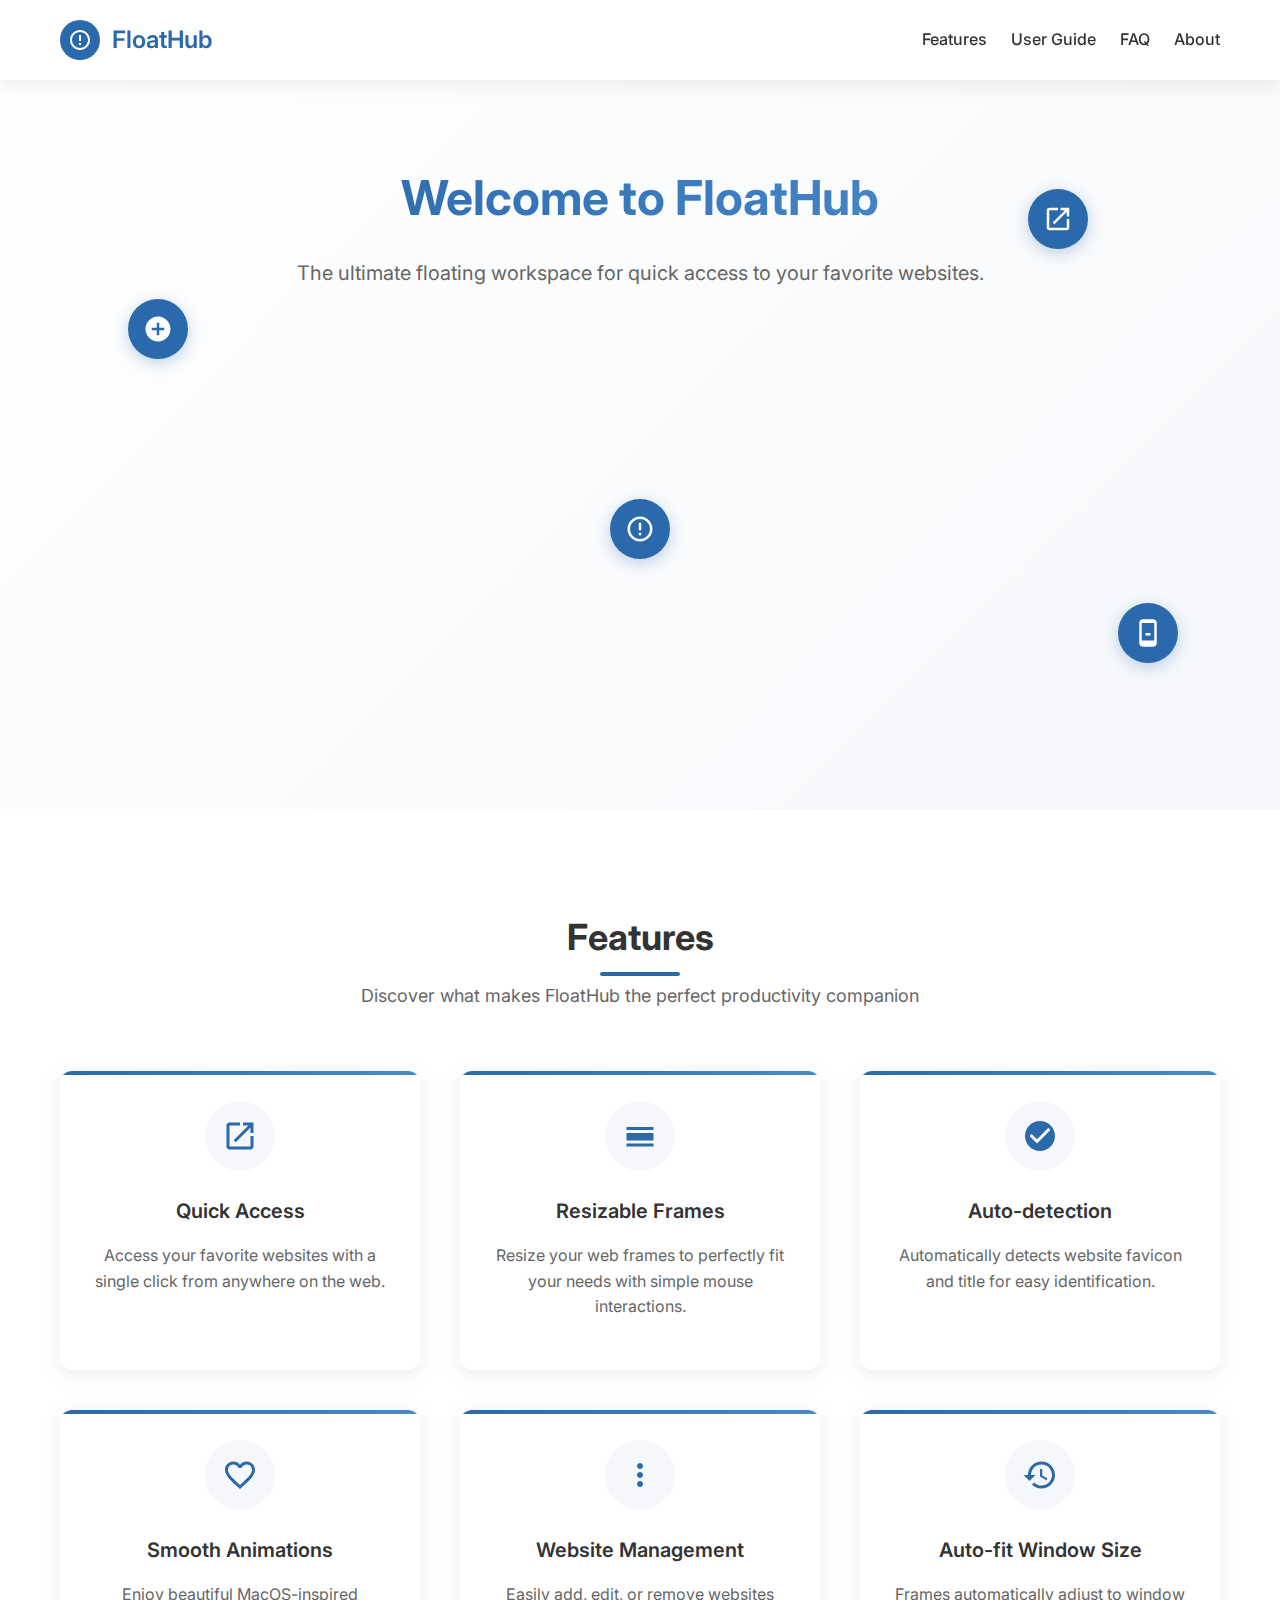
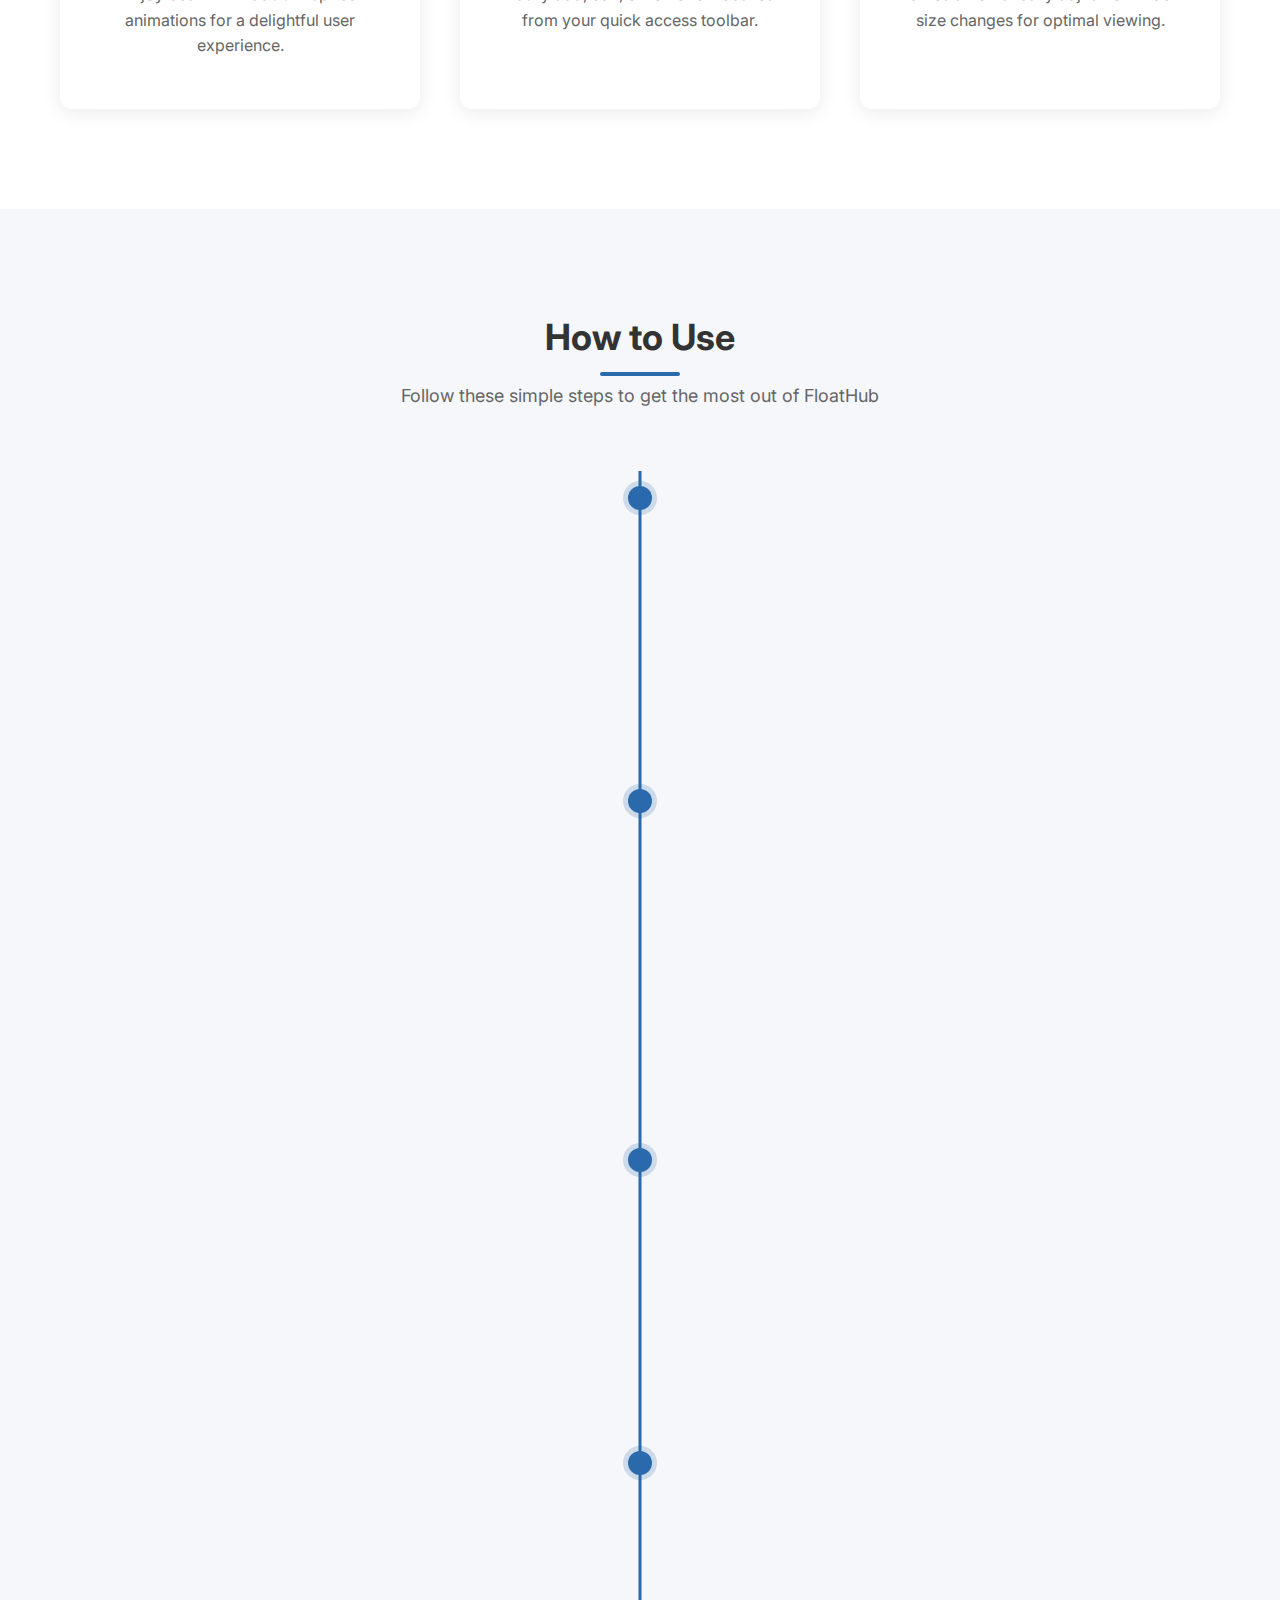
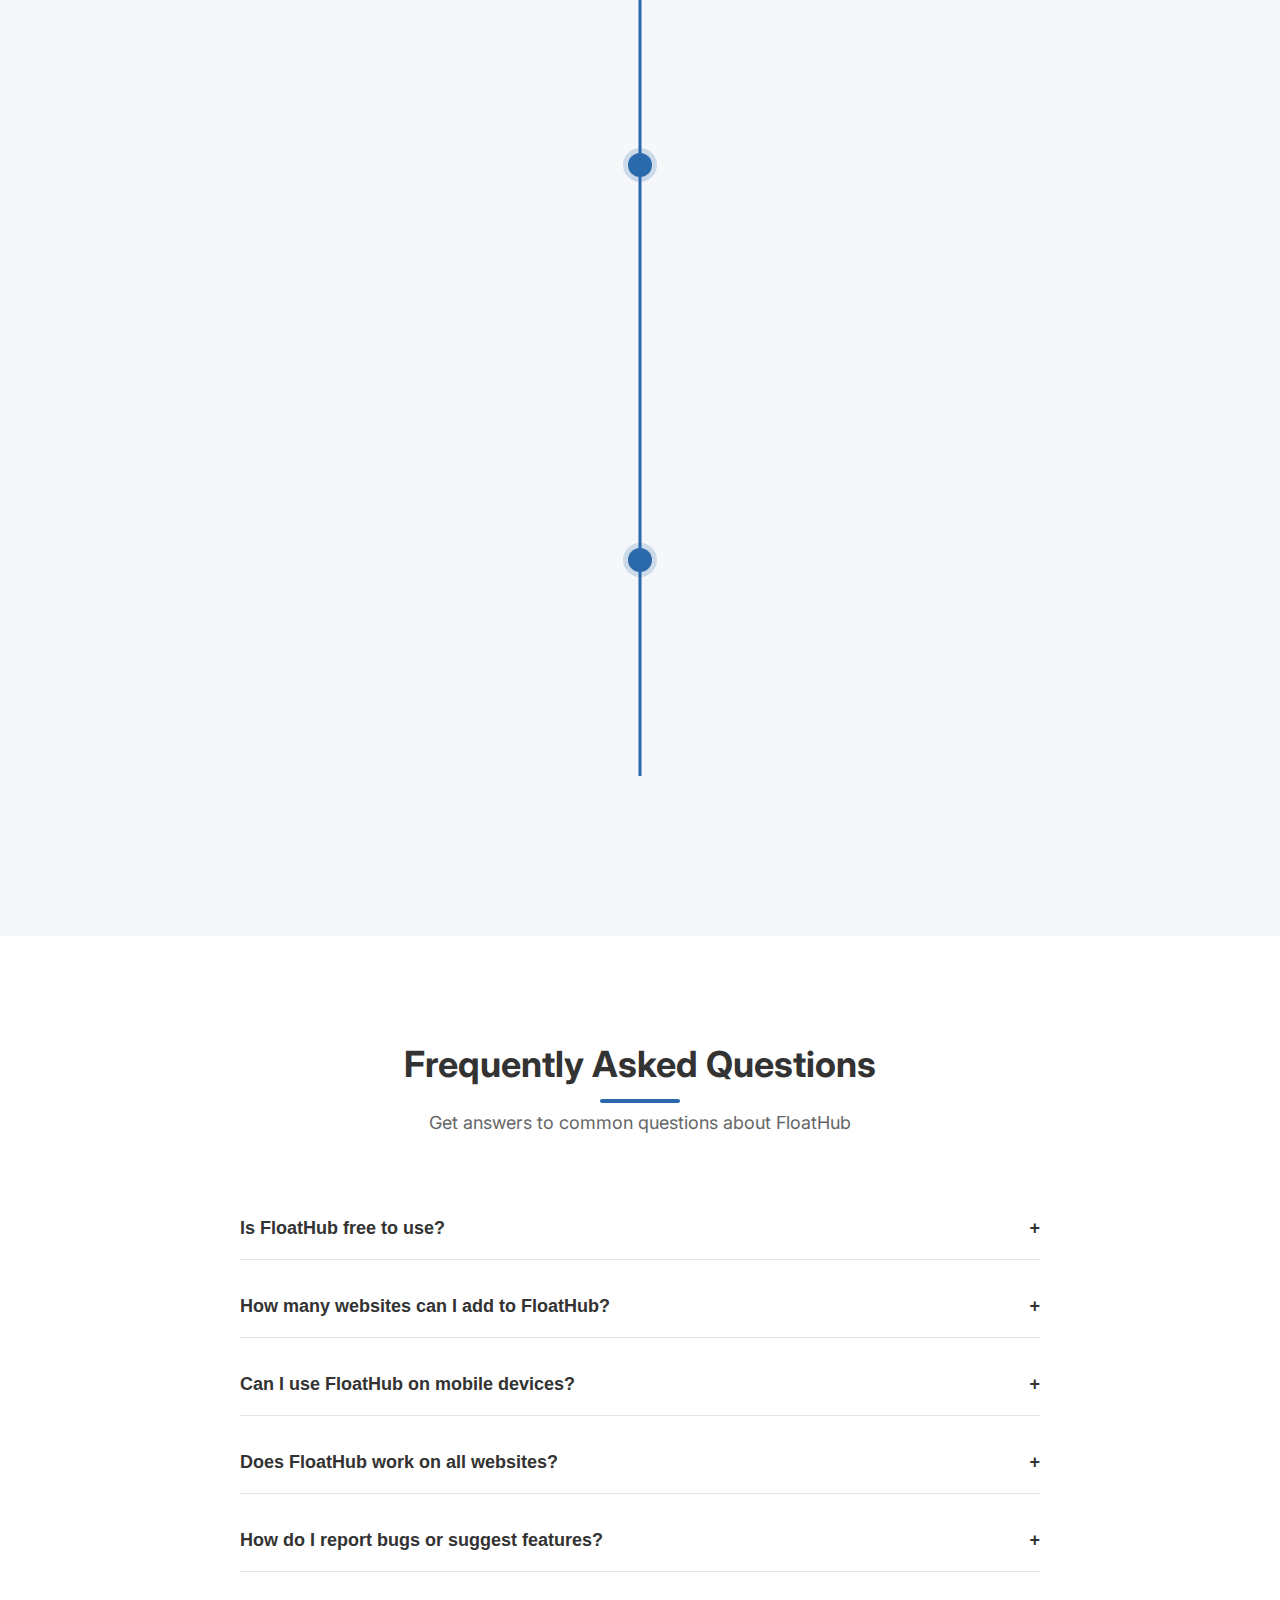
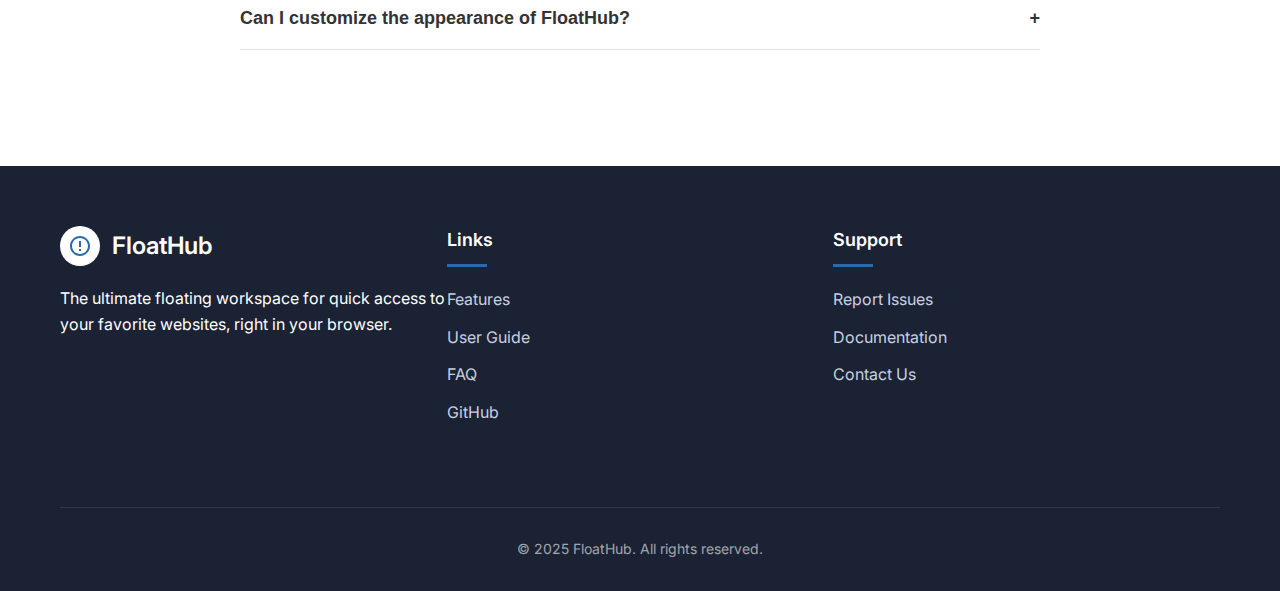
<file: index.html>
<!DOCTYPE html>
<html lang="en">
<head>
    <meta charset="UTF-8">
    <meta name="viewport" content="width=device-width, initial-scale=1.0">
    <title>FloatHub - Help & Documentation</title>
    <link rel="preconnect" href="https://fonts.googleapis.com">
    <link rel="preconnect" href="https://fonts.gstatic.com" crossorigin>
    <link href="https://fonts.googleapis.com/css2?family=Inter:wght@300;400;500;600;700&display=swap" rel="stylesheet">
    <style>
        :root {
            --primary: #2a69ac;
            --primary-light: #4989cc;
            --primary-dark: #1d4e82;
            --secondary: #f5f7fa;
            --text: #333;
            --text-light: #666;
            --text-lighter: #888;
            --white: #ffffff;
            --border: #e1e4e8;
            --shadow: 0 4px 20px rgba(0, 0, 0, 0.08);
            --radius: 12px;
        }

        * {
            margin: 0;
            padding: 0;
            box-sizing: border-box;
        }

        body {
            font-family: 'Inter', -apple-system, BlinkMacSystemFont, 'Segoe UI', Roboto, Oxygen, Ubuntu, Cantarell, 'Open Sans', 'Helvetica Neue', sans-serif;
            line-height: 1.6;
            color: var(--text);
            background-color: var(--secondary);
            overflow-x: hidden;
        }

        .container {
            max-width: 1200px;
            margin: 0 auto;
            padding: 0 20px;
        }

        /* Header */
        header {
            background-color: var(--white);
            box-shadow: var(--shadow);
            position: sticky;
            top: 0;
            z-index: 100;
        }

        .header-content {
            display: flex;
            justify-content: space-between;
            align-items: center;
            padding: 20px 0;
        }

        .logo {
            display: flex;
            align-items: center;
            gap: 12px;
            animation: fadeInDown 0.6s ease;
        }

        .logo-icon {
            width: 40px;
            height: 40px;
            background-color: var(--primary);
            border-radius: 50%;
            display: flex;
            align-items: center;
            justify-content: center;
        }

        .logo-icon svg {
            width: 24px;
            height: 24px;
            fill: white;
        }

        .logo-text {
            font-size: 24px;
            font-weight: 600;
            color: var(--primary);
        }

        nav ul {
            display: flex;
            list-style: none;
            gap: 24px;
        }

        nav a {
            color: var(--text);
            text-decoration: none;
            font-weight: 500;
            transition: color 0.3s;
            position: relative;
            padding: 6px 0;
        }

        nav a:after {
            content: '';
            position: absolute;
            width: 0;
            height: 2px;
            bottom: 0;
            left: 0;
            background-color: var(--primary);
            transition: width 0.3s ease;
        }

        nav a:hover {
            color: var(--primary);
        }

        nav a:hover:after {
            width: 100%;
        }

        /* Hero */
        .hero {
            padding: 80px 0;
            text-align: center;
            background: linear-gradient(135deg, var(--white) 0%, var(--secondary) 100%);
            position: relative;
            overflow: hidden;
        }

        .hero-content {
            max-width: 800px;
            margin: 0 auto;
            position: relative;
            z-index: 2;
        }

        .hero h1 {
            font-size: 48px;
            font-weight: 700;
            margin-bottom: 20px;
            background: linear-gradient(to right, var(--primary), var(--primary-light));
            -webkit-background-clip: text;
            -webkit-text-fill-color: transparent;
            animation: fadeInUp 0.8s ease;
        }

        .hero p {
            font-size: 20px;
            color: var(--text-light);
            margin-bottom: 40px;
            animation: fadeInUp 1s ease;
        }

        .hero-img {
            max-width: 800px;
            margin: 0 auto;
            border-radius: var(--radius);
            box-shadow: var(--shadow);
            overflow: hidden;
            position: relative;
            animation: fadeInUp 1.2s ease, float 6s ease-in-out infinite;
        }

        .floating-icon {
            position: absolute;
            width: 60px;
            height: 60px;
            border-radius: 50%;
            background-color: var(--primary);
            display: flex;
            align-items: center;
            justify-content: center;
            box-shadow: 0 4px 15px rgba(42, 105, 172, 0.3);
            z-index: 3;
            animation: float 4s ease-in-out infinite;
        }

        .floating-icon svg {
            width: 30px;
            height: 30px;
            fill: white;
        }

        .floating-icon.one {
            top: 30%;
            left: 10%;
            animation-delay: 0.5s;
        }

        .floating-icon.two {
            top: 15%;
            right: 15%;
            animation-delay: 1s;
        }

        .floating-icon.three {
            bottom: 20%;
            right: 8%;
            animation-delay: 1.5s;
        }

        /* Features */
        .features {
            padding: 100px 0;
            background-color: var(--white);
        }

        .section-title {
            text-align: center;
            margin-bottom: 60px;
            position: relative;
        }

        .section-title h2 {
            font-size: 36px;
            font-weight: 700;
            color: var(--text);
            margin-bottom: 16px;
            position: relative;
            display: inline-block;
        }

        .section-title h2:after {
            content: '';
            position: absolute;
            bottom: -10px;
            left: 50%;
            transform: translateX(-50%);
            width: 80px;
            height: 4px;
            background-color: var(--primary);
            border-radius: 2px;
        }

        .section-title p {
            font-size: 18px;
            color: var(--text-light);
            max-width: 600px;
            margin: 0 auto;
        }

        .features-grid {
            display: grid;
            grid-template-columns: repeat(auto-fit, minmax(300px, 1fr));
            gap: 40px;
        }

        .feature-card {
            background-color: var(--white);
            border-radius: var(--radius);
            padding: 30px;
            box-shadow: var(--shadow);
            transition: transform 0.3s ease, box-shadow 0.3s ease;
            display: flex;
            flex-direction: column;
            align-items: center;
            text-align: center;
            position: relative;
            overflow: hidden;
        }

        .feature-card:hover {
            transform: translateY(-10px);
            box-shadow: 0 10px 30px rgba(0, 0, 0, 0.1);
        }

        .feature-card:before {
            content: '';
            position: absolute;
            top: 0;
            left: 0;
            right: 0;
            height: 4px;
            background: linear-gradient(to right, var(--primary), var(--primary-light));
            transition: height 0.3s ease;
        }

        .feature-card:hover:before {
            height: 8px;
        }

        .feature-icon {
            width: 70px;
            height: 70px;
            border-radius: 50%;
            background-color: var(--secondary);
            display: flex;
            align-items: center;
            justify-content: center;
            margin-bottom: 24px;
            transition: background-color 0.3s ease;
        }

        .feature-card:hover .feature-icon {
            background-color: rgba(42, 105, 172, 0.1);
        }

        .feature-icon svg {
            width: 36px;
            height: 36px;
            fill: var(--primary);
        }

        .feature-card h3 {
            font-size: 20px;
            font-weight: 600;
            margin-bottom: 16px;
            color: var(--text);
        }

        .feature-card p {
            color: var(--text-light);
            margin-bottom: 20px;
        }

        /* Usage Guide */
        .usage-guide {
            padding: 100px 0;
            background-color: var(--secondary);
        }

        .timeline {
            position: relative;
            max-width: 800px;
            margin: 0 auto;
        }

        .timeline:before {
            content: '';
            position: absolute;
            top: 0;
            bottom: 0;
            left: 50%;
            width: 3px;
            background-color: var(--primary);
            transform: translateX(-50%);
        }

        .timeline-item {
            position: relative;
            margin-bottom: 60px;
        }

        .timeline-item:nth-child(odd) {
            padding-right: calc(50% + 40px);
        }

        .timeline-item:nth-child(even) {
            padding-left: calc(50% + 40px);
        }

        .timeline-dot {
            position: absolute;
            width: 24px;
            height: 24px;
            border-radius: 50%;
            background-color: var(--primary);
            top: 15px;
            left: 50%;
            transform: translateX(-50%);
            box-shadow: 0 0 0 5px rgba(42, 105, 172, 0.2);
            z-index: 2;
        }

        .timeline-content {
            background-color: var(--white);
            border-radius: var(--radius);
            padding: 30px;
            box-shadow: var(--shadow);
            position: relative;
            opacity: 0;
            transform: translateY(20px);
            transition: opacity 0.5s ease, transform 0.5s ease;
        }

        .timeline-content.active {
            opacity: 1;
            transform: translateY(0);
        }

        .timeline-content h3 {
            font-size: 20px;
            font-weight: 600;
            margin-bottom: 16px;
            color: var(--primary);
        }

        .timeline-content p {
            color: var(--text-light);
            margin-bottom: 16px;
        }

        .timeline-img {
            width: 100%;
            border-radius: var(--radius);
            margin-top: 20px;
            box-shadow: 0 4px 10px rgba(0, 0, 0, 0.1);
        }

        /* FAQ */
        .faq {
            padding: 100px 0;
            background-color: var(--white);
        }

        .accordion {
            max-width: 800px;
            margin: 0 auto;
        }

        .accordion-item {
            border-bottom: 1px solid var(--border);
            margin-bottom: 16px;
        }

        .accordion-button {
            width: 100%;
            text-align: left;
            background: none;
            border: none;
            padding: 20px 0;
            font-size: 18px;
            font-weight: 600;
            color: var(--text);
            cursor: pointer;
            display: flex;
            justify-content: space-between;
            align-items: center;
            transition: color 0.3s;
        }

        .accordion-button:hover {
            color: var(--primary);
        }

        .accordion-button span {
            transition: transform 0.3s;
        }

        .accordion-button.active span {
            transform: rotate(45deg);
        }

        .accordion-content {
            max-height: 0;
            overflow: hidden;
            transition: max-height 0.3s ease;
        }

        .accordion-content p {
            padding: 0 0 20px 0;
            color: var(--text-light);
        }

        /* Footer */
        footer {
            background-color: #1a2234;
            color: var(--white);
            padding: 60px 0 30px;
            position: relative;
        }

        .footer-content {
            display: flex;
            flex-wrap: wrap;
            justify-content: space-between;
            margin-bottom: 40px;
        }

        .footer-logo {
            display: flex;
            align-items: center;
            gap: 12px;
            margin-bottom: 20px;
        }

        .footer-logo-icon {
            width: 40px;
            height: 40px;
            background-color: var(--white);
            border-radius: 50%;
            display: flex;
            align-items: center;
            justify-content: center;
        }

        .footer-logo-icon svg {
            width: 24px;
            height: 24px;
            fill: var(--primary);
        }

        .footer-logo-text {
            font-size: 24px;
            font-weight: 600;
            color: var(--white);
        }

        .footer-column {
            flex: 1;
            min-width: 200px;
            margin-bottom: 30px;
        }

        .footer-column h3 {
            font-size: 18px;
            font-weight: 600;
            margin-bottom: 20px;
            position: relative;
            padding-bottom: 12px;
        }

        .footer-column h3:after {
            content: '';
            position: absolute;
            bottom: 0;
            left: 0;
            width: 40px;
            height: 3px;
            background-color: var(--primary);
        }

        .footer-links {
            list-style: none;
        }

        .footer-links li {
            margin-bottom: 12px;
        }

        .footer-links a {
            color: #c8d0e0;
            text-decoration: none;
            transition: color 0.3s;
        }

        .footer-links a:hover {
            color: var(--white);
        }

        .copyright {
            text-align: center;
            padding-top: 30px;
            border-top: 1px solid rgba(255, 255, 255, 0.1);
            color: rgba(255, 255, 255, 0.6);
            font-size: 14px;
        }

        /* Animations */
        @keyframes fadeInUp {
            from {
                opacity: 0;
                transform: translateY(20px);
            }
            to {
                opacity: 1;
                transform: translateY(0);
            }
        }

        @keyframes fadeInDown {
            from {
                opacity: 0;
                transform: translateY(-20px);
            }
            to {
                opacity: 1;
                transform: translateY(0);
            }
        }

        @keyframes float {
            0%, 100% {
                transform: translateY(0);
            }
            50% {
                transform: translateY(-15px);
            }
        }

        /* Button */
        .btn {
            display: inline-block;
            padding: 12px 24px;
            background-color: var(--primary);
            color: var(--white);
            border-radius: 6px;
            font-weight: 500;
            text-decoration: none;
            transition: background-color 0.3s, transform 0.3s;
            box-shadow: 0 4px 10px rgba(42, 105, 172, 0.2);
        }

        .btn:hover {
            background-color: var(--primary-dark);
            transform: translateY(-2px);
            box-shadow: 0 6px 12px rgba(42, 105, 172, 0.3);
        }

        /* Fancy animations for the demo section */
        .demo-animation {
            position: relative;
            width: 300px;
            height: 400px;
            margin: 0 auto;
        }

        .demo-icon {
            position: absolute;
            width: 60px;
            height: 60px;
            border-radius: 50%;
            background-color: var(--primary);
            display: flex;
            align-items: center;
            justify-content: center;
            box-shadow: 0 4px 15px rgba(42, 105, 172, 0.3);
            top: 50%;
            left: 50%;
            transform: translate(-50%, -50%);
            cursor: pointer;
            z-index: 3;
        }

        .demo-icon svg {
            width: 30px;
            height: 30px;
            fill: white;
        }

        .demo-toolbar {
            position: absolute;
            width: 80px;
            height: 300px;
            background-color: var(--white);
            border-radius: var(--radius);
            box-shadow: var(--shadow);
            top: 50%;
            left: 50%;
            transform: translate(calc(-50% + 80px), -50%) scale(0.95);
            opacity: 0;
            transition: transform 0.3s cubic-bezier(0.34, 1.56, 0.64, 1), opacity 0.3s ease;
            padding: 16px 8px;
            display: flex;
            flex-direction: column;
            align-items: center;
            gap: 16px;
            overflow: hidden;
            pointer-events: none;
        }

        .demo-toolbar.active {
            opacity: 1;
            transform: translate(calc(-50% + 80px), -50%) scale(1);
            pointer-events: auto;
        }

        .demo-website {
            width: 48px;
            height: 48px;
            border-radius: 8px;
            background-color: var(--secondary);
            display: flex;
            align-items: center;
            justify-content: center;
            transition: background-color 0.2s;
            cursor: pointer;
        }

        .demo-website:hover {
            background-color: #e1e4e8;
        }

        .demo-website svg {
            width: 24px;
            height: 24px;
            fill: var(--primary);
        }

        .demo-frame {
            position: absolute;
            width: 220px;
            height: 280px;
            background-color: var(--white);
            border-radius: var(--radius);
            box-shadow: var(--shadow);
            top: 50%;
            left: 50%;
            transform: translate(calc(-50% - 30px), -50%) scale(0.9);
            opacity: 0;
            transition: transform 0.3s cubic-bezier(0.34, 1.56, 0.64, 1), opacity 0.3s ease;
            overflow: hidden;
            pointer-events: none;
        }

        .demo-frame.active {
            opacity: 1;
            transform: translate(calc(-50% - 30px), -50%) scale(1);
            pointer-events: auto;
        }

        .demo-frame-header {
            display: flex;
            align-items: center;
            justify-content: space-between;
            padding: 12px;
            background-color: var(--secondary);
            border-bottom: 1px solid var(--border);
        }

        .demo-frame-title {
            display: flex;
            align-items: center;
            gap: 8px;
            font-size: 14px;
            font-weight: 500;
        }

        .demo-frame-title svg {
            width: 16px;
            height: 16px;
            fill: var(--primary);
        }

        .demo-frame-actions {
            display: flex;
            gap: 8px;
        }

        .demo-frame-button {
            width: 20px;
            height: 20px;
            border-radius: 50%;
            background-color: var(--text-lighter);
            border: none;
            cursor: pointer;
            display: flex;
            align-items: center;
            justify-content: center;
        }

        .demo-frame-button svg {
            width: 12px;
            height: 12px;
            fill: white;
        }

        .demo-frame-content {
            height: calc(100% - 44px);
            background-color: #f9f9f9;
            display: flex;
            align-items: center;
            justify-content: center;
            color: var(--text-light);
            font-size: 14px;
        }

        @keyframes minimizeAnimation {
            0% {
                opacity: 1;
                transform: translate(calc(-50% - 30px), -50%) scale(1);
            }
            100% {
                opacity: 0;
                transform: translate(calc(-50% - 30px), 100%) scale(0.5);
            }
        }

        .minimizing {
            animation: minimizeAnimation 0.4s cubic-bezier(0.34, 1.56, 0.64, 1);
        }

        /* Responsive */
        @media (max-width: 768px) {
            .timeline:before {
                left: 30px;
            }

            .timeline-item:nth-child(odd),
            .timeline-item:nth-child(even) {
                padding-left: 70px;
                padding-right: 0;
            }

            .timeline-dot {
                left: 30px;
            }
        }
    </style>
</head>
<body>
    <header>
        <div class="container">
            <div class="header-content">
                <div class="logo">
                    <div class="logo-icon">
                        <svg viewBox="0 0 24 24" xmlns="http://www.w3.org/2000/svg">
                            <path d="M12 2C6.48 2 2 6.48 2 12s4.48 10 10 10 10-4.48 10-10S17.52 2 12 2zm0 18c-4.41 0-8-3.59-8-8s3.59-8 8-8 8 3.59 8 8-3.59 8-8 8zm-1-13h2v6h-2zm0 8h2v2h-2z"/>
                        </svg>
                    </div>
                    <div class="logo-text">FloatHub</div>
                </div>
                <nav>
                    <ul>
                        <li><a href="#features">Features</a></li>
                        <li><a href="#guide">User Guide</a></li>
                        <li><a href="#faq">FAQ</a></li>
                        <li><a href="#about">About</a></li>
                    </ul>
                </nav>
            </div>
        </div>
    </header>

    <section class="hero">
        <div class="floating-icon one">
            <svg viewBox="0 0 24 24" xmlns="http://www.w3.org/2000/svg">
                <path d="M12 2C6.48 2 2 6.48 2 12s4.48 10 10 10 10-4.48 10-10S17.52 2 12 2zm5 11h-4v4h-2v-4H7v-2h4V7h2v4h4v2z"/>
            </svg>
        </div>
        <div class="floating-icon two">
            <svg viewBox="0 0 24 24" xmlns="http://www.w3.org/2000/svg">
                <path d="M19 19H5V5h7V3H5c-1.11 0-2 .9-2 2v14c0 1.1.89 2 2 2h14c1.1 0 2-.9 2-2v-7h-2v7zM14 3v2h3.59l-9.83 9.83 1.41 1.41L19 6.41V10h2V3h-7z"/>
            </svg>
        </div>
        <div class="floating-icon three">
            <svg viewBox="0 0 24 24" xmlns="http://www.w3.org/2000/svg">
                <path d="M16 1H8C6.34 1 5 2.34 5 4v16c0 1.66 1.34 3 3 3h8c1.66 0 3-1.34 3-3V4c0-1.66-1.34-3-3-3zm1 17H7V4h10v14zm-3-4h-4v-2h4v2z"/>
            </svg>
        </div>
        <div class="container">
            <div class="hero-content">
                <h1>Welcome to FloatHub</h1>
                <p>The ultimate floating workspace for quick access to your favorite websites.</p>
            </div>
            <div class="demo-animation">
                <div class="demo-icon" id="demo-icon">
                    <svg viewBox="0 0 24 24" xmlns="http://www.w3.org/2000/svg">
                        <path d="M12 2C6.48 2 2 6.48 2 12s4.48 10 10 10 10-4.48 10-10S17.52 2 12 2zm0 18c-4.41 0-8-3.59-8-8s3.59-8 8-8 8 3.59 8 8-3.59 8-8 8zm-1-13h2v6h-2zm0 8h2v2h-2z"/>
                    </svg>
                </div>
                <div class="demo-toolbar" id="demo-toolbar">
                    <div class="demo-website" id="demo-website-1">
                        <svg viewBox="0 0 24 24" xmlns="http://www.w3.org/2000/svg">
                            <path d="M15.5 14h-.79l-.28-.27C15.41 12.59 16 11.11 16 9.5 16 5.91 13.09 3 9.5 3S3 5.91 3 9.5 5.91 16 9.5 16c1.61 0 3.09-.59 4.23-1.57l.27.28v.79l5 4.99L20.49 19l-4.99-5zm-6 0C7.01 14 5 11.99 5 9.5S7.01 5 9.5 5 14 7.01 14 9.5 11.99 14 9.5 14z"/>
                        </svg>
                    </div>
                    <div class="demo-website" id="demo-website-2">
                        <svg viewBox="0 0 24 24" xmlns="http://www.w3.org/2000/svg">
                            <path d="M10 16.5l6-4.5-6-4.5v9zM12 2C6.48 2 2 6.48 2 12s4.48 10 10 10 10-4.48 10-10S17.52 2 12 2zm0 18c-4.41 0-8-3.59-8-8s3.59-8 8-8 8 3.59 8 8-3.59 8-8 8z"/>
                        </svg>
                    </div>
                    <div class="demo-website" id="demo-website-3">
                        <svg viewBox="0 0 24 24" xmlns="http://www.w3.org/2000/svg">
                            <path d="M20 4H4c-1.1 0-1.99.9-1.99 2L2 18c0 1.1.9 2 2 2h16c1.1 0 2-.9 2-2V6c0-1.1-.9-2-2-2zm0 14H4V8l8 5 8-5v10zm-8-7L4 6h16l-8 5z"/>
                        </svg>
                    </div>
                </div>
                <div class="demo-frame" id="demo-frame">
                    <div class="demo-frame-header">
                        <div class="demo-frame-title">
                            <svg viewBox="0 0 24 24" xmlns="http://www.w3.org/2000/svg">
                                <path d="M15.5 14h-.79l-.28-.27C15.41 12.59 16 11.11 16 9.5 16 5.91 13.09 3 9.5 3S3 5.91 3 9.5 5.91 16 9.5 16c1.61 0 3.09-.59 4.23-1.57l.27.28v.79l5 4.99L20.49 19l-4.99-5zm-6 0C7.01 14 5 11.99 5 9.5S7.01 5 9.5 5 14 7.01 14 9.5 11.99 14 9.5 14z"/>
                            </svg>
                            <span>Search</span>
                        </div>
                        <div class="demo-frame-actions">
                            <button class="demo-frame-button" id="demo-minimize">
                                <svg viewBox="0 0 24 24" xmlns="http://www.w3.org/2000/svg">
                                    <path d="M19 13H5v-2h14v2z"/>
                                </svg>
                            </button>
                            <button class="demo-frame-button" id="demo-close">
                                <svg viewBox="0 0 24 24" xmlns="http://www.w3.org/2000/svg">
                                    <path d="M19 6.41L17.59 5 12 10.59 6.41 5 5 6.41 10.59 12 5 17.59 6.41 19 12 13.41 17.59 19 19 17.59 13.41 12z"/>
                                </svg>
                            </button>
                        </div>
                    </div>
                    <div class="demo-frame-content">
                        Web content goes here
                    </div>
                </div>
            </div>
        </div>
    </section>

    <section class="features" id="features">
        <div class="container">
            <div class="section-title">
                <h2>Features</h2>
                <p>Discover what makes FloatHub the perfect productivity companion</p>
            </div>
            <div class="features-grid">
                <div class="feature-card">
                    <div class="feature-icon">
                        <svg viewBox="0 0 24 24" xmlns="http://www.w3.org/2000/svg">
                            <path d="M19 19H5V5h7V3H5c-1.11 0-2 .9-2 2v14c0 1.1.89 2 2 2h14c1.1 0 2-.9 2-2v-7h-2v7zM14 3v2h3.59l-9.83 9.83 1.41 1.41L19 6.41V10h2V3h-7z"/>
                        </svg>
                    </div>
                    <h3>Quick Access</h3>
                    <p>Access your favorite websites with a single click from anywhere on the web.</p>
                </div>
                <div class="feature-card">
                    <div class="feature-icon">
                        <svg viewBox="0 0 24 24" xmlns="http://www.w3.org/2000/svg">
                            <path d="M3 17h18v2H3v-2zm0-7h18v5H3v-5zm0-4h18v2H3V6z"/>
                        </svg>
                    </div>
                    <h3>Resizable Frames</h3>
                    <p>Resize your web frames to perfectly fit your needs with simple mouse interactions.</p>
                </div>
                <div class="feature-card">
                    <div class="feature-icon">
                        <svg viewBox="0 0 24 24" xmlns="http://www.w3.org/2000/svg">
                            <path d="M12 2C6.48 2 2 6.48 2 12s4.48 10 10 10 10-4.48 10-10S17.52 2 12 2zm-2 15l-5-5 1.41-1.41L10 14.17l7.59-7.59L19 8l-9 9z"/>
                        </svg>
                    </div>
                    <h3>Auto-detection</h3>
                    <p>Automatically detects website favicon and title for easy identification.</p>
                </div>
                <div class="feature-card">
                    <div class="feature-icon">
                        <svg viewBox="0 0 24 24" xmlns="http://www.w3.org/2000/svg">
                            <path d="M16.5 3c-1.74 0-3.41.81-4.5 2.09C10.91 3.81 9.24 3 7.5 3 4.42 3 2 5.42 2 8.5c0 3.78 3.4 6.86 8.55 11.54L12 21.35l1.45-1.32C18.6 15.36 22 12.28 22 8.5 22 5.42 19.58 3 16.5 3zm-4.4 15.55l-.1.1-.1-.1C7.14 14.24 4 11.39 4 8.5 4 6.5 5.5 5 7.5 5c1.54 0 3.04.99 3.57 2.36h1.87C13.46 5.99 14.96 5 16.5 5c2 0 3.5 1.5 3.5 3.5 0 2.89-3.14 5.74-7.9 10.05z"/>
                        </svg>
                    </div>
                    <h3>Smooth Animations</h3>
                    <p>Enjoy beautiful MacOS-inspired animations for a delightful user experience.</p>
                </div>
                <div class="feature-card">
                    <div class="feature-icon">
                        <svg viewBox="0 0 24 24" xmlns="http://www.w3.org/2000/svg">
                            <path d="M12 8c1.1 0 2-.9 2-2s-.9-2-2-2-2 .9-2 2 .9 2 2 2zm0 2c-1.1 0-2 .9-2 2s.9 2 2 2 2-.9 2-2-.9-2-2-2zm0 6c-1.1 0-2 .9-2 2s.9 2 2 2 2-.9 2-2-.9-2-2-2z"/>
                        </svg>
                    </div>
                    <h3>Website Management</h3>
                    <p>Easily add, edit, or remove websites from your quick access toolbar.</p>
                </div>
                <div class="feature-card">
                    <div class="feature-icon">
                        <svg viewBox="0 0 24 24" xmlns="http://www.w3.org/2000/svg">
                            <path d="M13 3c-4.97 0-9 4.03-9 9H1l3.89 3.89.07.14L9 12H6c0-3.87 3.13-7 7-7s7 3.13 7 7-3.13 7-7 7c-1.93 0-3.68-.79-4.94-2.06l-1.42 1.42C8.27 19.99 10.51 21 13 21c4.97 0 9-4.03 9-9s-4.03-9-9-9zm-1 5v5l4.28 2.54.72-1.21-3.5-2.08V8H12z"/>
                        </svg>
                    </div>
                    <h3>Auto-fit Window Size</h3>
                    <p>Frames automatically adjust to window size changes for optimal viewing.</p>
                </div>
            </div>
        </div>
    </section>

    <section class="usage-guide" id="guide">
        <div class="container">
            <div class="section-title">
                <h2>How to Use</h2>
                <p>Follow these simple steps to get the most out of FloatHub</p>
            </div>
            <div class="timeline">
                <div class="timeline-item">
                    <div class="timeline-dot"></div>
                    <div class="timeline-content" data-animate>
                        <h3>Step 1: Install the Extension</h3>
                        <p>Add FloatHub to your Chrome browser from the Chrome Web Store.</p>
                        <p>Once installed, you'll see a new icon in your browser toolbar.</p>
                    </div>
                </div>
                <div class="timeline-item">
                    <div class="timeline-dot"></div>
                    <div class="timeline-content" data-animate>
                        <h3>Step 2: Configure Your Websites</h3>
                        <p>Click on the FloatHub icon in your toolbar to open the settings popup.</p>
                        <p>Add your favorite websites by entering their URLs. FloatHub will automatically detect their favicons and titles.</p>
                    </div>
                </div>
                <div class="timeline-item">
                    <div class="timeline-dot"></div>
                    <div class="timeline-content" data-animate>
                        <h3>Step 3: Using the Floating Icon</h3>
                        <p>The FloatHub floating icon will appear on every webpage you visit.</p>
                        <p>You can drag and position it anywhere on the screen for convenient access.</p>
                    </div>
                </div>
                <div class="timeline-item">
                    <div class="timeline-dot"></div>
                    <div class="timeline-content" data-animate>
                        <h3>Step 4: Opening Websites</h3>
                        <p>Click the floating icon to reveal your quick access toolbar.</p>
                        <p>Select any website from the toolbar to open it in a resizable frame.</p>
                    </div>
                </div>
                <div class="timeline-item">
                    <div class="timeline-dot"></div>
                    <div class="timeline-content" data-animate>
                        <h3>Step 5: Managing Frames</h3>
                        <p>Resize the frame by dragging its corners to fit your needs.</p>
                        <p>Move the frame by dragging its header bar.</p>
                        <p>Use the "Open in new tab" button to open the current website in a full browser tab.</p>
                    </div>
                </div>
                <div class="timeline-item">
                    <div class="timeline-dot"></div>
                    <div class="timeline-content" data-animate>
                        <h3>Step 6: Minimizing and Closing</h3>
                        <p>Click the minimize button for a smooth animation back to the floating icon.</p>
                        <p>Click the close button to completely close the frame.</p>
                    </div>
                </div>
            </div>
        </div>
    </section>

    <section class="faq" id="faq">
        <div class="container">
            <div class="section-title">
                <h2>Frequently Asked Questions</h2>
                <p>Get answers to common questions about FloatHub</p>
            </div>
            <div class="accordion">
                <div class="accordion-item">
                    <button class="accordion-button">
                        Is FloatHub free to use?
                        <span>+</span>
                    </button>
                    <div class="accordion-content">
                        <p>Yes, FloatHub is completely free to use. We believe in providing useful tools without any cost barriers.</p>
                    </div>
                </div>
                <div class="accordion-item">
                    <button class="accordion-button">
                        How many websites can I add to FloatHub?
                        <span>+</span>
                    </button>
                    <div class="accordion-content">
                        <p>There is no strict limit on the number of websites you can add to FloatHub. However, for optimal performance and user experience, we recommend adding up to 15-20 websites.</p>
                    </div>
                </div>
                <div class="accordion-item">
                    <button class="accordion-button">
                        Can I use FloatHub on mobile devices?
                        <span>+</span>
                    </button>
                    <div class="accordion-content">
                        <p>Currently, FloatHub is designed for desktop Chrome browsers only. We're exploring options for mobile browsers in future updates.</p>
                    </div>
                </div>
                <div class="accordion-item">
                    <button class="accordion-button">
                        Does FloatHub work on all websites?
                        <span>+</span>
                    </button>
                    <div class="accordion-content">
                        <p>FloatHub works on most websites. However, some highly secure websites with strict iframe policies might not display properly in the frames. In such cases, you can always use the "Open in new tab" feature.</p>
                    </div>
                </div>
                <div class="accordion-item">
                    <button class="accordion-button">
                        How do I report bugs or suggest features?
                        <span>+</span>
                    </button>
                    <div class="accordion-content">
                        <p>You can report bugs or suggest features by clicking the "Report Issue" button in the FloatHub settings popup. Alternatively, you can visit our GitHub repository to create an issue.</p>
                    </div>
                </div>
                <div class="accordion-item">
                    <button class="accordion-button">
                        Can I customize the appearance of FloatHub?
                        <span>+</span>
                    </button>
                    <div class="accordion-content">
                        <p>We're planning to add theme customization in future updates. Currently, FloatHub uses a default blue theme that works well in most browsing environments.</p>
                    </div>
                </div>
            </div>
        </div>
    </section>

    <footer id="about">
        <div class="container">
            <div class="footer-content">
                <div class="footer-column">
                    <div class="footer-logo">
                        <div class="footer-logo-icon">
                            <svg viewBox="0 0 24 24" xmlns="http://www.w3.org/2000/svg">
                                <path d="M12 2C6.48 2 2 6.48 2 12s4.48 10 10 10 10-4.48 10-10S17.52 2 12 2zm0 18c-4.41 0-8-3.59-8-8s3.59-8 8-8 8 3.59 8 8-3.59 8-8 8zm-1-13h2v6h-2zm0 8h2v2h-2z"/>
                            </svg>
                        </div>
                        <div class="footer-logo-text">FloatHub</div>
                    </div>
                    <p>The ultimate floating workspace for quick access to your favorite websites, right in your browser.</p>
                </div>
                <div class="footer-column">
                    <h3>Links</h3>
                    <ul class="footer-links">
                        <li><a href="#features">Features</a></li>
                        <li><a href="#guide">User Guide</a></li>
                        <li><a href="#faq">FAQ</a></li>
                        <li><a href="https://github.com/yourUsername/FloatHub" target="_blank">GitHub</a></li>
                    </ul>
                </div>
                <div class="footer-column">
                    <h3>Support</h3>
                    <ul class="footer-links">
                        <li><a href="https://github.com/yourUsername/FloatHub/issues" target="_blank">Report Issues</a></li>
                        <li><a href="https://github.com/yourUsername/FloatHub/wiki" target="_blank">Documentation</a></li>
                        <li><a href="mailto:support@floathub.example.com">Contact Us</a></li>
                    </ul>
                </div>
            </div>
            <div class="copyright">
                &copy; 2025 FloatHub. All rights reserved.
            </div>
        </div>
    </footer>

    <script>
        // Interactive demo
        const demoIcon = document.getElementById('demo-icon');
        const demoToolbar = document.getElementById('demo-toolbar');
        const demoFrame = document.getElementById('demo-frame');
        const demoMinimize = document.getElementById('demo-minimize');
        const demoClose = document.getElementById('demo-close');
        const demoWebsite1 = document.getElementById('demo-website-1');
        const demoWebsite2 = document.getElementById('demo-website-2');
        const demoWebsite3 = document.getElementById('demo-website-3');

        demoIcon.addEventListener('click', function() {
            demoToolbar.classList.toggle('active');
            if (demoFrame.classList.contains('active')) {
                minimizeFrame();
            }
        });

        demoWebsite1.addEventListener('click', function() {
            openFrame('Search');
            demoToolbar.classList.remove('active');
        });

        demoWebsite2.addEventListener('click', function() {
            openFrame('Video');
            demoToolbar.classList.remove('active');
        });

        demoWebsite3.addEventListener('click', function() {
            openFrame('Email');
            demoToolbar.classList.remove('active');
        });

        demoMinimize.addEventListener('click', minimizeFrame);
        demoClose.addEventListener('click', closeFrame);

        function openFrame(title) {
            const titleEl = demoFrame.querySelector('.demo-frame-title span');
            titleEl.textContent = title;
            demoFrame.classList.add('active');
        }

        function minimizeFrame() {
            demoFrame.classList.add('minimizing');
            
            setTimeout(() => {
                demoFrame.classList.remove('active');
                demoFrame.classList.remove('minimizing');
                
                // Flash the icon
                demoIcon.style.transform = 'scale(1.2)';
                setTimeout(() => {
                    demoIcon.style.transform = '';
                }, 300);
            }, 400);
        }

        function closeFrame() {
            demoFrame.classList.remove('active');
        }

        // Animated timeline
        const animateItems = document.querySelectorAll('[data-animate]');
        const observer = new IntersectionObserver((entries) => {
            entries.forEach(entry => {
                if (entry.isIntersecting) {
                    entry.target.classList.add('active');
                }
            });
        }, {
            threshold: 0.1
        });

        animateItems.forEach(item => {
            observer.observe(item);
        });

        // Accordion
        const accordionButtons = document.querySelectorAll('.accordion-button');
        
        accordionButtons.forEach(button => {
            button.addEventListener('click', function() {
                const content = this.nextElementSibling;
                const isActive = this.classList.contains('active');
                
                // Close all accordions
                accordionButtons.forEach(btn => {
                    btn.classList.remove('active');
                    btn.nextElementSibling.style.maxHeight = null;
                });
                
                // If it wasn't active, open it
                if (!isActive) {
                    this.classList.add('active');
                    content.style.maxHeight = content.scrollHeight + 'px';
                }
            });
        });

        // Smooth scrolling for anchor links
        document.querySelectorAll('a[href^="#"]').forEach(anchor => {
            anchor.addEventListener('click', function(e) {
                e.preventDefault();
                
                const targetId = this.getAttribute('href');
                const targetElement = document.querySelector(targetId);
                
                if (targetElement) {
                    window.scrollTo({
                        top: targetElement.offsetTop - 100,
                        behavior: 'smooth'
                    });
                }
            });
        });
    </script>
</body>
</html>
</file>
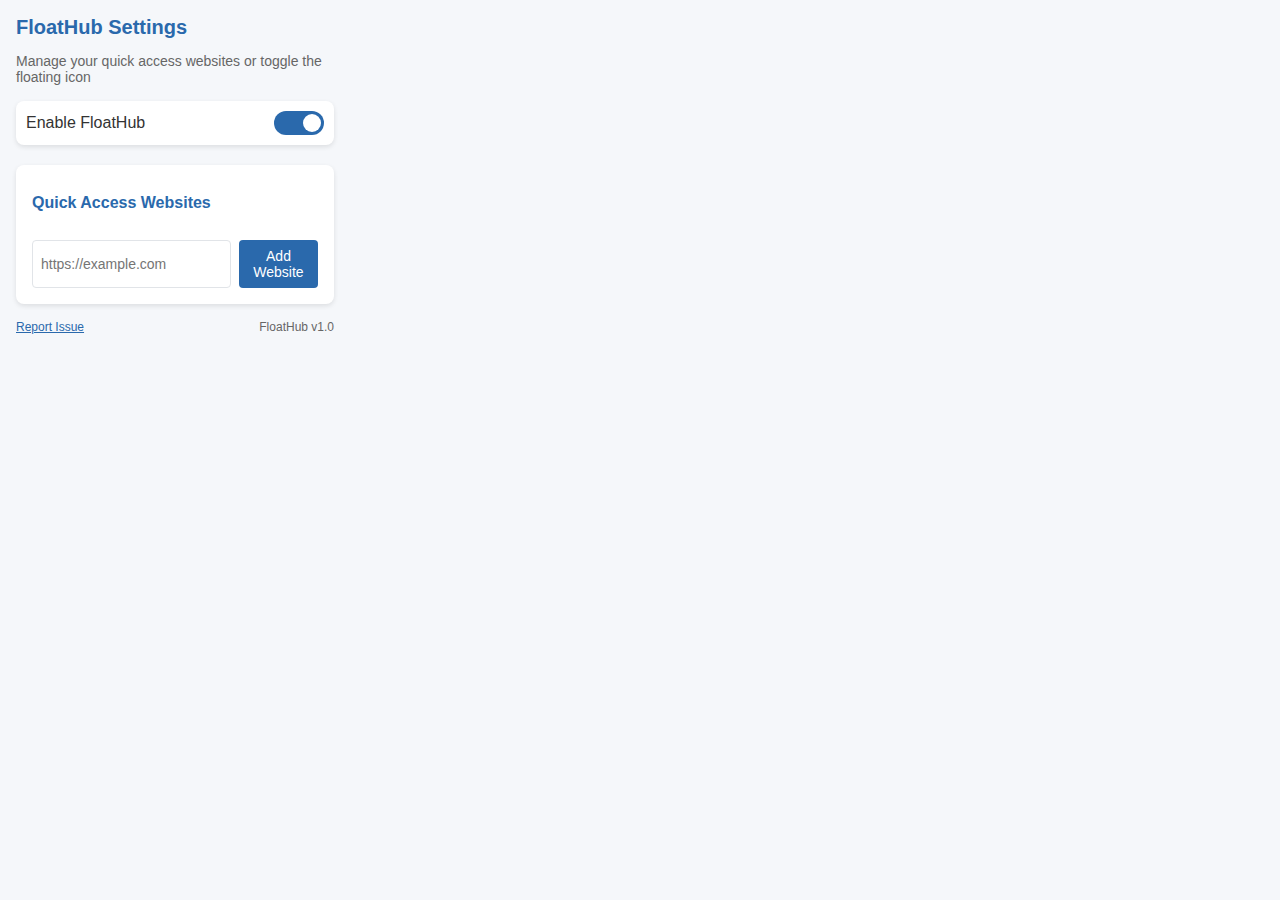
<file: popup.html>
<!DOCTYPE html>
<html>
<head>
  <title>FloatHub</title>
  <meta charset="UTF-8">
  <link rel="stylesheet" href="popup.css">
</head>
<body>
  <div class="container">
    <h1>FloatHub Settings</h1>
    <p>Manage your quick access websites or toggle the floating icon</p>
    
    <div class="toggle-container">
      <label for="enable-floathub">Enable FloatHub</label>
      <label class="switch">
        <input type="checkbox" id="enable-floathub" checked>
        <span class="slider round"></span>
      </label>
    </div>
    
    <div class="websites-container">
      <h2>Quick Access Websites</h2>
      <div id="websites-list"></div>
      
      <div class="add-website">
        <input type="text" id="website-url" placeholder="https://example.com">
        <button id="add-website-btn">Add Website</button>
      </div>
    </div>
    
    <div class="footer">
      <button id="report-issue-btn">Report Issue</button>
      <div class="version">FloatHub v1.0</div>
    </div>
  </div>
  
  <script src="popup.js"></script>
</body>
</html>
</file>
<file: popup.css>
body {
    font-family: 'Segoe UI', Tahoma, Geneva, Verdana, sans-serif;
    width: 350px;
    margin: 0;
    padding: 0;
    background-color: #f5f7fa;
    color: #333;
  }
  
  .container {
    padding: 16px;
  }
  
  h1 {
    font-size: 20px;
    margin-top: 0;
    color: #2a69ac;
  }
  
  h2 {
    font-size: 16px;
    margin-bottom: 12px;
    color: #2a69ac;
  }
  
  p {
    font-size: 14px;
    color: #666;
    margin-bottom: 16px;
  }
  
  .toggle-container {
    display: flex;
    justify-content: space-between;
    align-items: center;
    margin-bottom: 20px;
    padding: 10px;
    background-color: #fff;
    border-radius: 8px;
    box-shadow: 0 2px 5px rgba(0, 0, 0, 0.1);
  }
  
  /* Toggle Switch */
  .switch {
    position: relative;
    display: inline-block;
    width: 50px;
    height: 24px;
  }
  
  .switch input {
    opacity: 0;
    width: 0;
    height: 0;
  }
  
  .slider {
    position: absolute;
    cursor: pointer;
    top: 0;
    left: 0;
    right: 0;
    bottom: 0;
    background-color: #ccc;
    transition: .4s;
  }
  
  .slider:before {
    position: absolute;
    content: "";
    height: 18px;
    width: 18px;
    left: 3px;
    bottom: 3px;
    background-color: white;
    transition: .4s;
  }
  
  input:checked + .slider {
    background-color: #2a69ac;
  }
  
  input:focus + .slider {
    box-shadow: 0 0 1px #2a69ac;
  }
  
  input:checked + .slider:before {
    transform: translateX(26px);
  }
  
  .slider.round {
    border-radius: 24px;
  }
  
  .slider.round:before {
    border-radius: 50%;
  }
  
  .websites-container {
    background-color: #fff;
    border-radius: 8px;
    padding: 16px;
    box-shadow: 0 2px 5px rgba(0, 0, 0, 0.1);
    margin-bottom: 16px;
  }
  
  #websites-list {
    margin-bottom: 16px;
    max-height: 200px;
    overflow-y: auto;
  }
  
  .website-item {
    display: flex;
    justify-content: space-between;
    align-items: center;
    padding: 8px;
    margin-bottom: 8px;
    border-radius: 4px;
    background-color: #f5f7fa;
    border: 1px solid #e1e4e8;
  }
  
  .website-info {
    display: flex;
    align-items: center;
    flex: 1;
  }
  
  .website-favicon {
    width: 16px;
    height: 16px;
    margin-right: 8px;
  }
  
  .website-title {
    font-size: 14px;
    white-space: nowrap;
    overflow: hidden;
    text-overflow: ellipsis;
    max-width: 180px;
  }
  
  .website-actions {
    display: flex;
  }
  
  .website-actions button {
    background: none;
    border: none;
    cursor: pointer;
    padding: 4px;
    color: #666;
    transition: color 0.2s;
  }
  
  .website-actions button:hover {
    color: #2a69ac;
  }
  
  .add-website {
    display: flex;
    margin-top: 12px;
  }
  
  #website-url {
    flex: 1;
    padding: 8px;
    border: 1px solid #e1e4e8;
    border-radius: 4px;
    font-size: 14px;
    margin-right: 8px;
  }
  
  #add-website-btn {
    background-color: #2a69ac;
    color: white;
    border: none;
    border-radius: 4px;
    padding: 8px 12px;
    cursor: pointer;
    font-size: 14px;
    transition: background-color 0.2s;
  }
  
  #add-website-btn:hover {
    background-color: #1d4e82;
  }
  
  .footer {
    display: flex;
    justify-content: space-between;
    align-items: center;
    font-size: 12px;
    margin-top: 16px;
  }
  
  #report-issue-btn {
    background: none;
    border: none;
    color: #2a69ac;
    cursor: pointer;
    padding: 0;
    font-size: 12px;
    text-decoration: underline;
  }
  
  .version {
    color: #666;
  }
</file>
